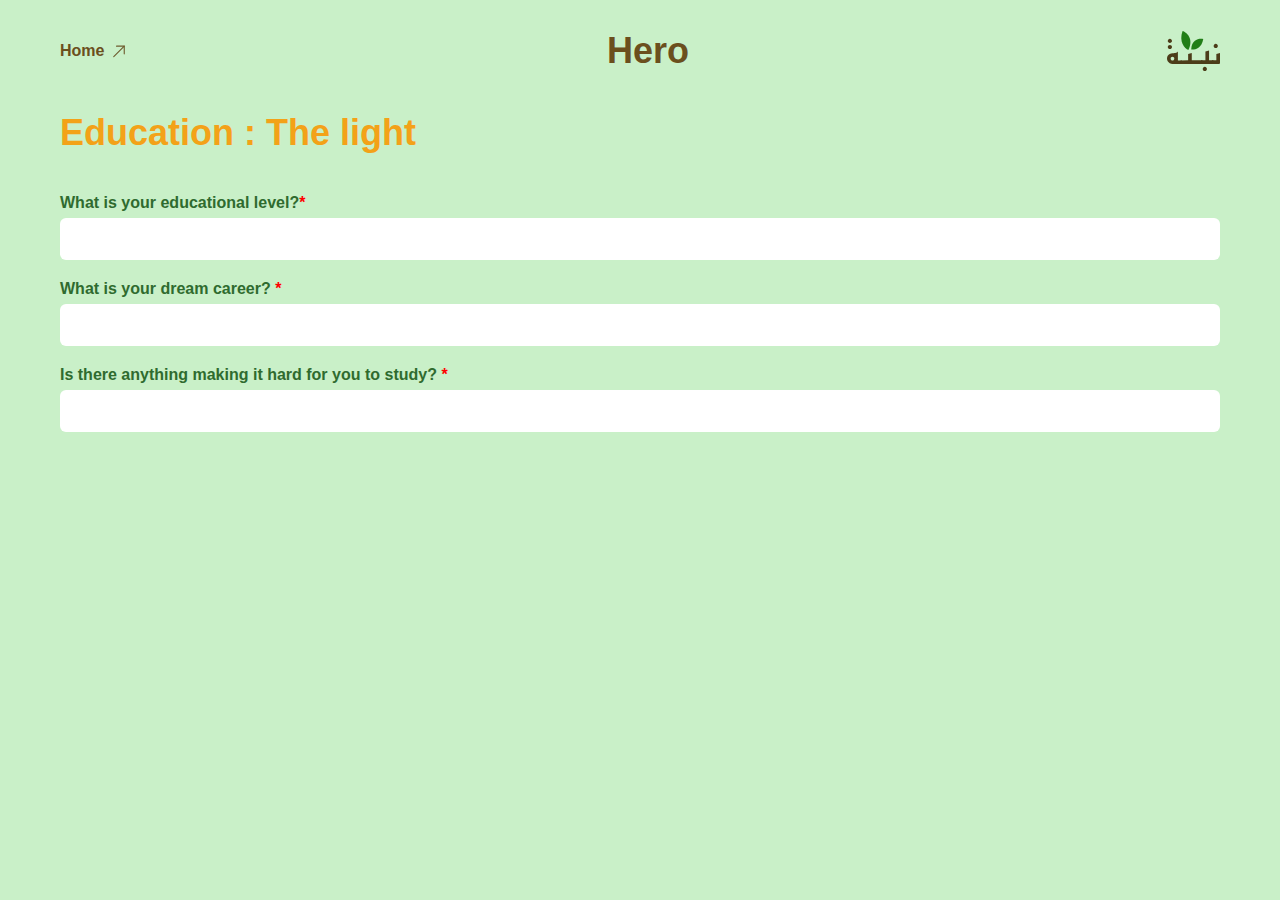
<file: Education.html>
<!DOCTYPE html>
<html lang="en">
<head>
  <meta charset="UTF-8" />
  <title>NABTA Form</title>
  <link rel="stylesheet" href="hero.css" />
</head>
<body>

  <!-- MAIN CONTAINER (COLUMN) -->
  <div class="page">

    <!-- 1️⃣ HEADER SECTION (ROW) -->
    <div class="header">
      <div class="home">
        <span>Home</span>
        <img src="images\arrow-up-right.svg" alt="arrow" />
      </div>

      <h1 class="hero-title">Hero</h1>

      <img src="images\Vector.svg" alt="Nabta logo" class="logo" />
    </div>
        <div class="title-Education"><p >Education : The light</p></div>
     

    <!-- 2️⃣ FORM SECTION (COLUMN) -->
    <div class="form-section">

      <div class="form-group">
        <label>What is your educational level?<span>*</span></label>
        <input type="text" />
      </div>

    
      <div class="form-group">
        <label>What is your dream career? <span>*</span></label>
        <input type="text" />
      </div>

      <div class="form-group">
        <label>Is there anything making it hard for you to study? <span>*</span></label>
        <input type="text" />
      </div>
</file>
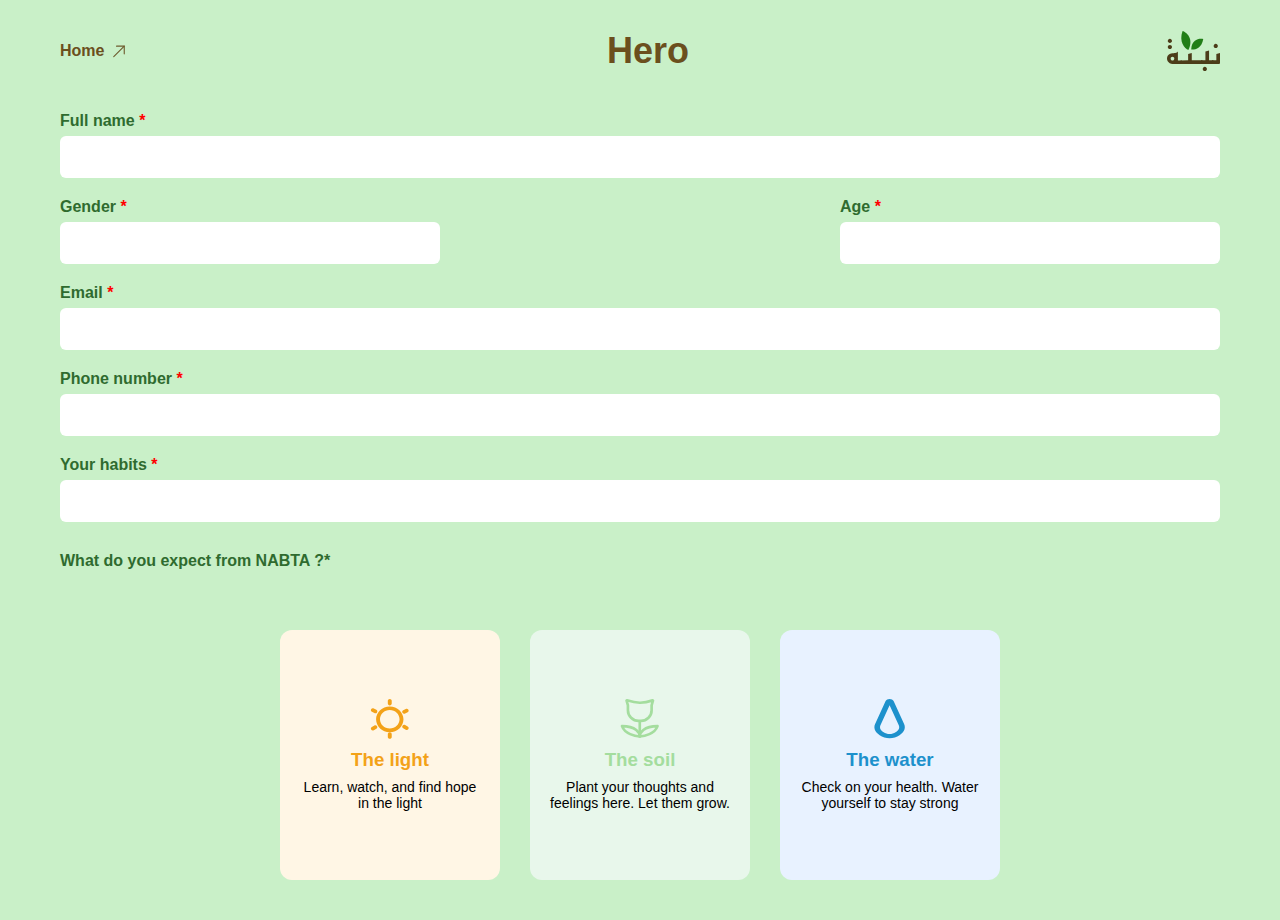
<file: hero.html>
<!DOCTYPE html>
<html lang="en">
<head>
  <meta charset="UTF-8" />
  <title>NABTA Form</title>
  <link rel="stylesheet" href="hero.css" />
</head>
<body>

  <!-- MAIN CONTAINER (COLUMN) -->
  <div class="page">

    <!-- 1️⃣ HEADER SECTION (ROW) -->
    <div class="header">
      <div class="home">
        <span>Home</span>
        <img src="images\arrow-up-right.svg" alt="arrow" />
      </div>

      <h1 class="hero-title">Hero</h1>

      <img src="images\Vector.svg" alt="Nabta logo" class="logo" />
    </div>

    <!-- 2️⃣ FORM SECTION (COLUMN) -->
    <div class="form-section">

      <div class="form-group">
        <label>Full name <span>*</span></label>
        <input type="text" />
      </div>

      <div class="row">
        <div class="form-group small">
          <label>Gender <span>*</span></label>
          <input type="text" />
        </div>

        <div class="form-group small">
          <label>Age <span>*</span></label>
          <input type="number" />
        </div>
      </div>

      <div class="form-group">
        <label>Email <span>*</span></label>
        <input type="email" />
      </div>

      <div class="form-group">
        <label>Phone number <span>*</span></label>
        <input type="tel" />
      </div>

      <div class="form-group">
        <label>Your habits <span>*</span></label>
        <input type="text" />
      </div>

      <p class="expect">What do you expect from NABTA ?*</p>
    </div>

    <!-- 3️⃣ CARDS SECTION (ROW, CENTERED) -->
    <div class="cards">

      <div class="card light">
        <img src="images\sun-icon.svg" alt="sun" />
        <h3 class="yellow">The light</h3>
        <p>Learn, watch, and find hope in the light</p>
      </div>

      <div class="card soil">
        <img src="images\flower-icon.svg" alt="plant" />
        <h3 class="green">The soil</h3>
        <p>Plant your thoughts and feelings here. Let them grow.</p>
      </div>

      <div class="card water">
        <img src="images\water-icon.svg" alt="water" />
        <h3 class="blue">The water</h3>
        <p>Check on your health. Water yourself to stay strong</p>
      </div>

    </div>

  </div>

</body>
</html>
</file>
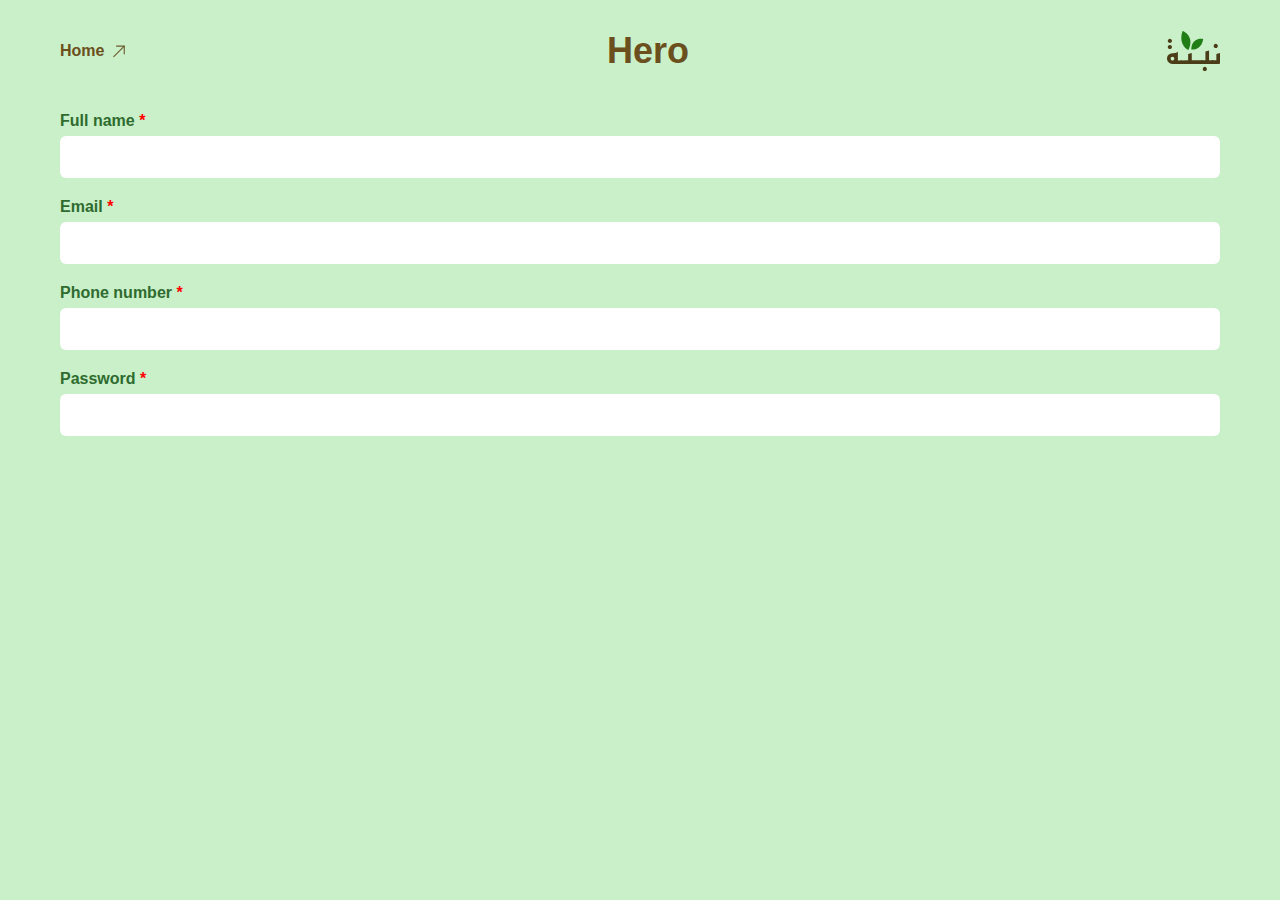
<file: heros-maker.html>
<!DOCTYPE html>
<html lang="en">
<head>
  <meta charset="UTF-8" />
  <title>NABTA Form</title>
  <link rel="stylesheet" href="hero.css" />
</head>
<body>

  <!-- MAIN CONTAINER (COLUMN) -->
  <div class="page">

    <!-- 1️⃣ HEADER SECTION (ROW) -->
    <div class="header">
      <div class="home">
        <span>Home</span>
        <img src="images\arrow-up-right.svg" alt="arrow" />
      </div>

      <h1 class="hero-title">Hero</h1>

      <img src="images\Vector.svg" alt="Nabta logo" class="logo" />
    </div>

    <!-- 2️⃣ FORM SECTION (COLUMN) -->
    <div class="form-section">

      <div class="form-group">
        <label>Full name <span>*</span></label>
        <input type="text" />
      </div>

      
      <div class="form-group">
        <label>Email <span>*</span></label>
        <input type="email" />
      </div>

      <div class="form-group">
        <label>Phone number <span>*</span></label>
        <input type="tel" />
      </div>

      <div class="form-group">
        <label>Password <span>*</span></label>
        <input type="password"/>
      </div>
    </div>
 </body>   
 </html>
</file>
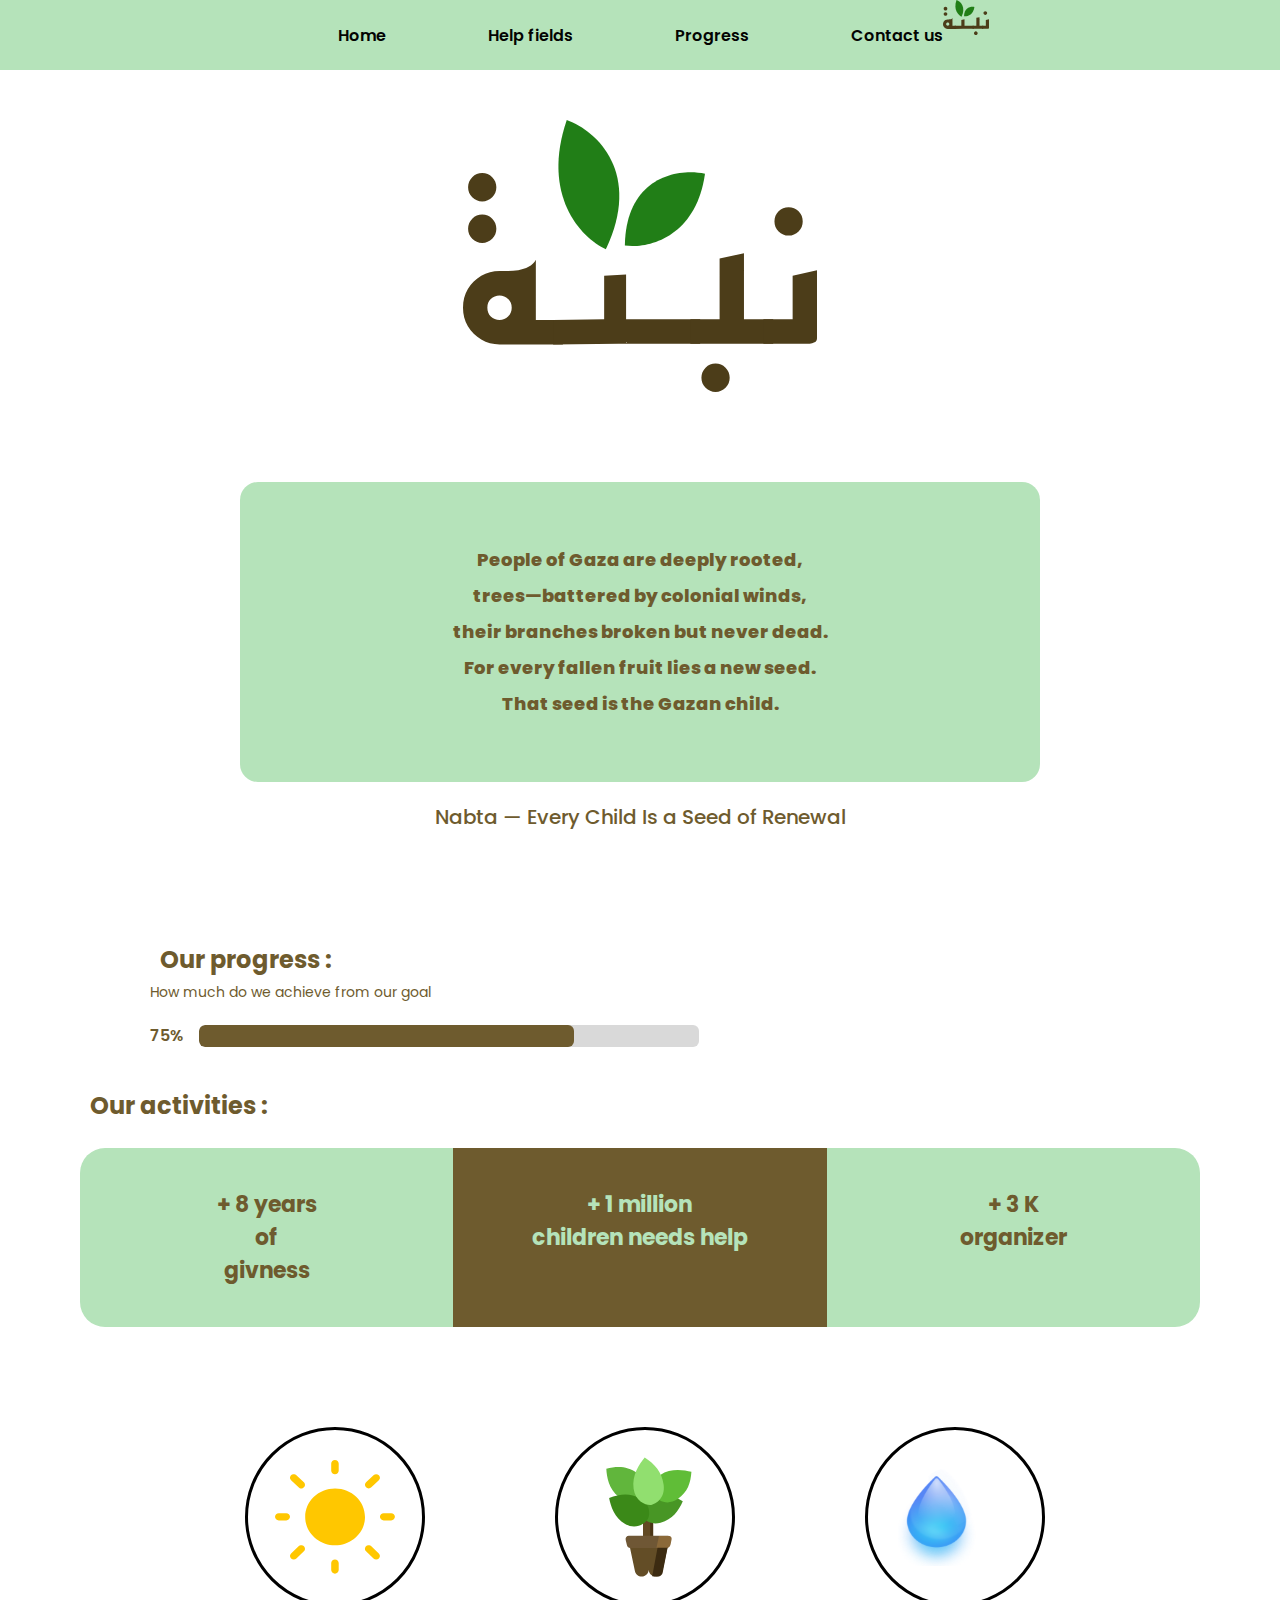
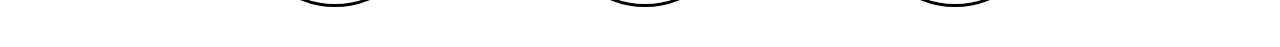
<file: index1.html>
<!DOCTYPE html>
<html lang="en">
<head>
  <meta charset="UTF-8" />
  <meta name="viewport" content="width=device-width, initial-scale=1.0" />
  <title>Nabta</title>
  <link href="https://fonts.googleapis.com/css2?family=Poppins:wght@300;400;500;600&display=swap" rel="stylesheet">

  <link rel="stylesheet" href="style1.css">
</head>
<body>

  <section  id="home-page">

    
    <div class="nav-title">
       <div class="menu-items">
        <h1 class="nav-links">Home</h1>
        <h1 class="nav-links">Help fields</h1>
        <h1 class="nav-links">Progress</h1>
        <h1 class="nav-links">Contact us</h1>
        </div>
        <div class="logo-n"><img src="images/Vector.svg" alt="logo">
      </div>
       </div>
    <div class="logo-section">

             <img src="images/Vector-big.svg" alt="logo">
   
    </div>
   
   
    <div class="content">
      <div class="text-box">
        <p>
          People of Gaza are deeply rooted,<br>
          trees—battered by colonial winds,<br>
          their branches broken but never dead.<br>
          For every fallen fruit lies a new seed.<br>
          That seed is the Gazan child.
        </p>
      </div>

      <h3 class="footer-title">
        Nabta — Every Child Is a Seed of Renewal
      </h3>
    </div>

  </section>

  <section class="progress-section">

  </section>
  <section id="progress">

    <div class="progress-container">
        <h2 style="margin-left: 80px;">Our progress :</h2>
        <p  style="margin-left: 70px;" class="subtitle">How much do we achieve from our goal</p>

        <div class="progress-bar-wrapper">
            <span  style="margin-left: 70px;" class="percentage">75%</span>
            <div class="progress-bar">
                <div class="progress-fill"></div>
            </div>
        </div>
    </div>

   
    <div class="activities-container">
        <h2 style="margin-left: 10px;">Our activities :</h2>

        <div class="activities-cards">

            <div class="activity-card green">
                
                
                <p><strong>+ 8 years<br>of<br> givness</strong></p>
            </div>

            <div class="activity-card brown ">
                
                <p><strong>+ 1 million<br>children needs help</strong></p>
            </div>

            <div class="activity-card green">
                
                <p><strong>+ 3 K<br>organizer</strong></p>
            </div>

        </div>
    </div>

</section>

<section id="symbols">

    
        <div class="symbol">
            <img src="images/sun.svg" alt="Sun">
        </div>

        <div class="symbol">
            <img src="images/icon nebta.svg" alt="Plant">
        </div>

        <div class="symbol" >
            <img src="images/Group 1 (5) 1.svg" alt="Water Drop">
        </div>
    


</section>


</body>
</html>
</file>
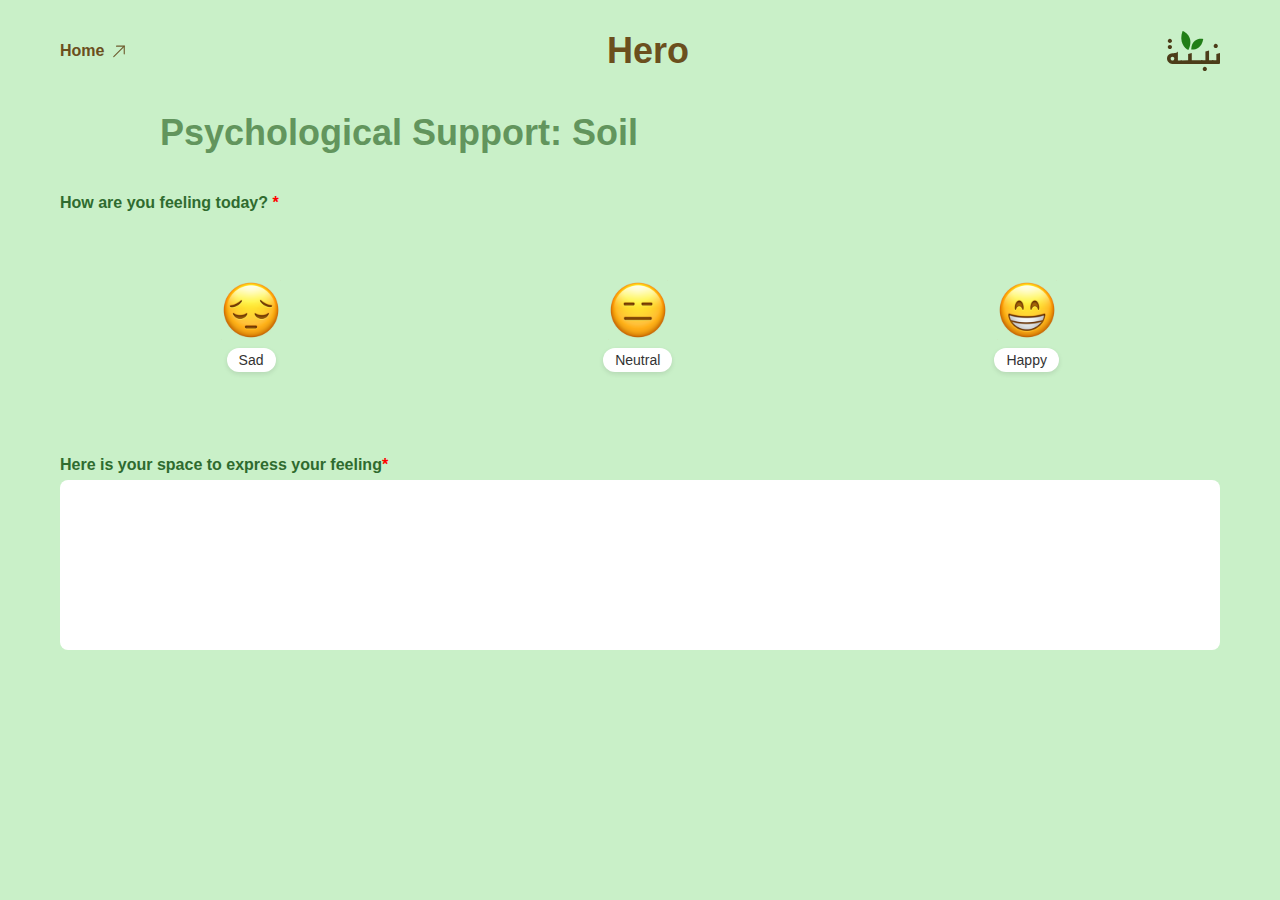
<file: PS.html>
<!DOCTYPE html>
<html lang="en">
<head>
  <meta charset="UTF-8" />
  <title>NABTA Form</title>
  <link rel="stylesheet" href="PH.css" />
</head>
<body>

  <!-- MAIN CONTAINER (COLUMN) -->
  <div class="page">

    <!-- 1️⃣ HEADER SECTION (ROW) -->
    <div class="header">
      <div class="home">
        <span>Home</span>
        <img src="images\arrow-up-right.svg" alt="arrow" />
      </div>

      <h1 class="hero-title">Hero</h1>

      <img src="images\Vector.svg" alt="Nabta logo" class="logo" />
    </div>

    <div class="title-psychological-support"><p>Psychological Support: Soil</p></div>
    <!-- 2️⃣ FORM SECTION (COLUMN) -->
    <div class="form-section"> 

      <div class="form-group">
        <label>How are you feeling today? <span>*</span></label>
        <br><br>
         <!-- Emoji options using SVGs -->
        <div class="emoji-options">

  <label class="emoji-option">
    <input type="radio" name="mood" value="sad">
    <img src="images/Disappointed face.svg" alt="Sad" class="emoji">
    <div class="emoji-label-box">
      <span class="emoji-label">Sad</span>
    </div>
  </label>

  <label class="emoji-option">
    <input type="radio" name="mood" value="neutral">
    <img src="images/Expressionless Face.svg" alt="Neutral" class="emoji">
    <div class="emoji-label-box">
      <span class="emoji-label">Neutral</span>
    </div>
  </label>

  <label class="emoji-option">
    <input type="radio" name="mood" value="happy">
    <img src="images/SmileyEmojis.svg" alt="Happy" class="emoji">
    <div class="emoji-label-box">
      <span class="emoji-label">Happy</span>
    </div>
  </label>

</div>
<br><br><br><br>


    
      <div class="form-group">
        <label>Here is your space to express your feeling<span>*</span></label>
        <input type="text" class="field"/>
     </div>
    </div>
    </body>
</html>
</file>
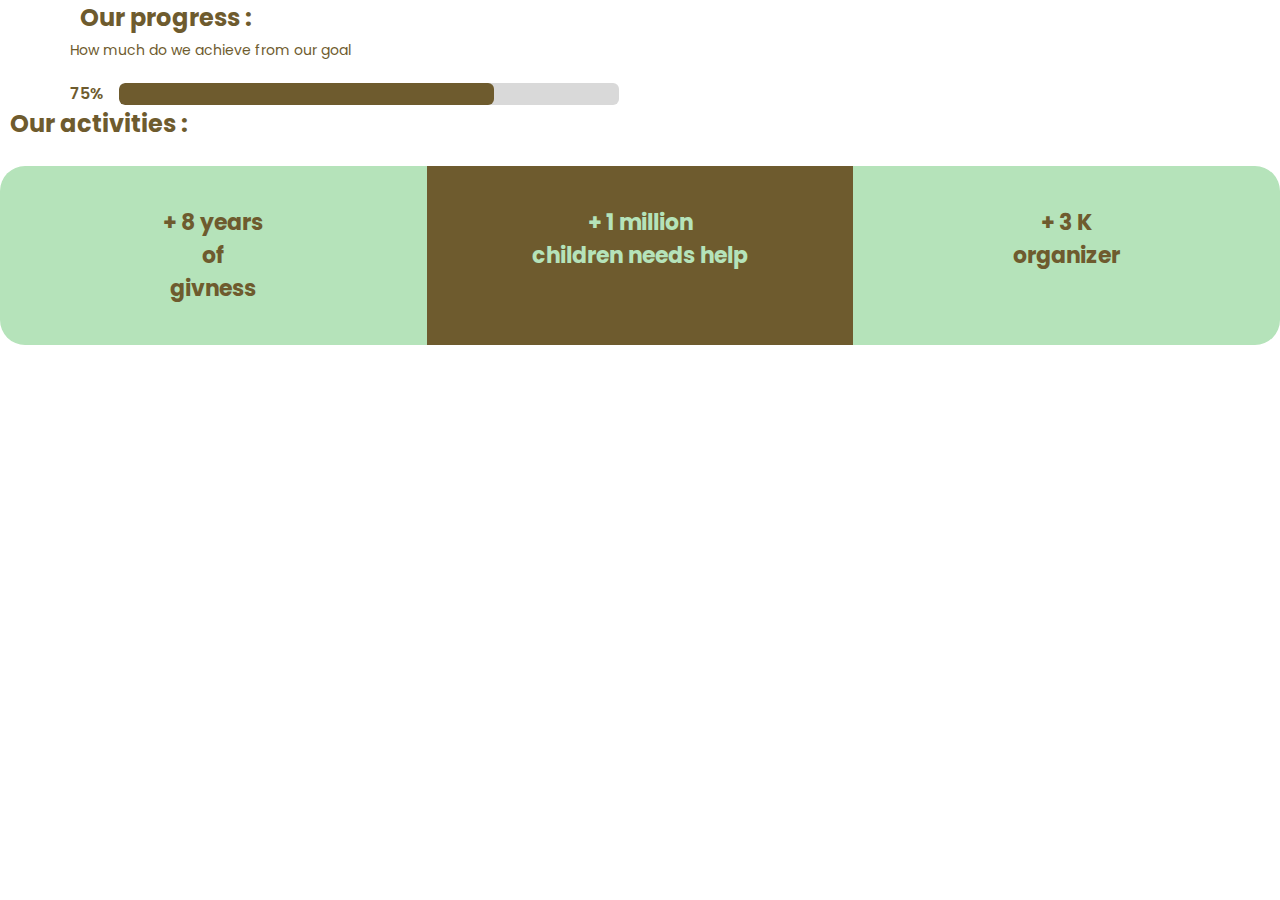
<file: try.html>
<!DOCTYPE html>
<html lang="en">
<head>
    <meta charset="UTF-8">
    <title>Progress Section</title>
    <link rel="stylesheet" href="style1.css">
    <link href="https://fonts.googleapis.com/css2?family=Poppins:wght@400;600;700&display=swap" rel="stylesheet">
</head>
<body>

<section class="progress">

    <div class="progress-container">
        <h2 style="margin-left: 80px;">Our progress :</h2>
        <p  style="margin-left: 70px;" class="subtitle">How much do we achieve from our goal</p>

        <div class="progress-bar-wrapper">
            <span  style="margin-left: 70px;" class="percentage">75%</span>
            <div class="progress-bar">
                <div class="progress-fill"></div>
            </div>
        </div>
    </div>

   
    <div class="activities-container">
        <h2 style="margin-left: 10px;">Our activities :</h2>

        <div class="activities-cards">

            <div class="activity-card green">
                
                
                <p><strong>+ 8 years<br>of<br> givness</strong></p>
            </div>

            <div class="activity-card brown ">
                
                <p><strong>+ 1 million<br>children needs help</strong></p>
            </div>

            <div class="activity-card green">
                
                <p><strong>+ 3 K<br>organizer</strong></p>
            </div>

        </div>
    </div>

</section>

</body>
</html>
</file>
<file: style1.css>
* {
  margin: auto;
  padding: auto;
  box-sizing: border-box;
  font-family: "Poppins", sans-serif;
}


#home-page {
  width: 100%;
  background-color: #ffffff;
  display: flex;
  flex-direction: column;
  justify-content: space-between;
}

.nav {
  background-color: #B5E3BA;
  display: flex;
  justify-content: center;

  align-items: center;
  padding: 12px 24px;
}



.nav-title {
  width: 100%;
  height:70px;
  background-color: #B5E3BA;
  display: flex;
  justify-content: center;
  align-items: center;
  padding-left: 70px;
  


  display: flex;

}
.menu-items {
  width:50%;
  display: flex;
  align-items: center;
  justify-content: space-between;
  
  
}

.nav-links {
  font-size: 16px;
  font-weight: 600;
  color: #030402;
  cursor: pointer;
  margin-right: 32px;
  text-decoration: none;

}

.logo-n{
  height:91px;
  width: 70px;
  margin-top:20px;
 
  margin-right: 0px;
}
.nav-title h1 {
  margin: 0;
  white-space: nowrap;
}


.nav-title h1:not(:last-of-type) {
  margin-right: 32px;
}





.logo-section {
  flex: 1;
  display: flex;
  justify-content: center;
  align-items: center;
  margin:50px;
}

.content {
  padding: 40px 20px 50px;
  display: flex;
  flex-direction: column;
  align-items: center;
}

.text-box {
  background-color:#B5E3BA;
  border-radius: 18px;
  text-align: center;
  align-items: center;

  width:800px;
  height:300px;
}

.text-box p {
  margin-top:60px;
  font-size: 18px;
  line-height: 2;
  color: #6E5B2E;
  font-weight: 800;
}

.footer-title {
  margin-top: 20px;
  font-size: 20px;
  font-weight: 500;
  color: #6E5B2E;
}





















* {
    margin: 0;
    padding: 0;
    box-sizing: border-box;
    font-family: 'Poppins', sans-serif;
}

body {
    background-color: #ffffff;
}


#progress {
    display: flex;
    flex-direction: column;
    gap: 40px;
    padding: 60px 80px;
}


h2 {
    color: #6E5B2E;
    font-weight: 700;
    margin-bottom: 5px;
}

.subtitle {
    color: #6E5B2E;
    font-size: 14px;
}


.progress-bar-wrapper {
    display: flex;
    align-items: center;
    gap: 15px;
    margin-top: 20px;
}

.percentage {
    font-weight: 600;
    color: #6E5B2E;
}

.progress-bar {
    width: 500px;
    height: 22px;
    background-color: #D9D9D9;
    border-radius: 6px;
    overflow: hidden;
}

.progress-fill {
    width: 75%;
    height: 100%;
    background-color: #6E5B2E;
    border-radius: 6px;
}


.activities-container {
    display: flex;
    flex-direction: column;
    gap: 20px;
}

.activities-cards {
    display: flex;
    flex-direction: row;
    width: 100%;
    border-radius: 25px;
    overflow: hidden;
}


.activity-card {
    flex: 1;
    padding: 40px 20px;
    text-align: center;
    font-size: 18px;
    font-weight: 500;
}

.activity-card strong {
    font-size: 22px;
    font-weight: 700;
    align-items: center;
}


.green {
    background-color: #B5E3BA;
    color: #6E5B2E;
}

.brown {
    background-color: #6E5B2E;
    color: #B5E3BA;
}






#symbols{
    display: flex;
    width: 100%;
    padding-left: 10px;
    justify-content: center;
    flex-direction:row;
    gap:50px;
   
   
}

 /* .symbols-row {
    display: flex;
    margin-left:150px;
} */

.symbol {
    width: 180px;
    height: 180px;
    border: 3px solid #000;
    border-radius: 50%;
    display: flex;
    
    justify-content: center;
    align-items: center;
    margin:40px 40px 40px 40px;
}

.symbol1
{
  width: 180px;
    height: 180px;
    border: 3px solid #000;
    border-radius: 50%;
    display: flex;
    
    justify-content: center;
    align-items: center;
    margin:40px 40px 40px 40px;
}

 .symbol img {
    width: 120px;
    height: 120px;
    object-fit: contain;
}
</file>
<file: PH.css>
* {
  margin: 0;
  padding: 0;
  box-sizing: border-box;
  font-family: Arial, sans-serif;
}

/* BACKGROUND */
body {
  background-color: #c9f0c8;
}

/* MAIN COLUMN */
.page {
  min-height: 100vh;
  padding: 30px 60px;
  display: flex;
  flex-direction: column;
  gap: 40px;
}

/* HEADER ROW */
.header {
  display: flex;
  align-items: center;
  justify-content: space-between;
}

.home {
  display: flex;
  align-items: center;
  gap: 6px;
  font-weight: bold;
  color: #6b4f1d;
  
}

.home img {
  width: 18px;
}

.hero-title {
  font-size: 36px;
  color: #6b4f1d;
}

.logo {
  height: 40px;
}

/* FORM SECTION */


.form-section {
  display: flex;
  flex-direction: column;
  gap: 20px;
}

.form-group {
  display: flex;
  flex-direction: column;
  gap: 6px;
}

.form-group label {
  color: #2f6b2f;
  font-weight: 600;
}

.form-group > label span {
  color: red;
}

input {
  height: 42px;
  border-radius: 6px;
  border: none;
  padding: 0 12px;
  font-size: 14px;
}

/* ROW FOR GENDER + AGE */
.row {
  display: flex;
  gap: 400px;
}

.small {
  flex: 1;
  width: 30px;
}

.expect {
  margin-top: 10px;
  font-weight: 600;
  color: #2f6b2f;
}
.title-physical-health {
    font-size: 36px;
    color: #1D91CC;
    font-weight: bold;
    margin-left:100px;
}
.field {
    background-color: white;
    padding: 14px 16px;
    border-radius: 8px;
    height: 170px;
}

.header {
  display: flex;
  align-items: center;
  justify-content: space-between;
}

/* CHECKBOX FIELD */
.checkbox-group {
  display: flex;
  flex-direction: column;
  gap: 10px;
  margin-top: 6px;
}

/* ONE CHECKBOX + TEXT */
.checkbox-option {
  display: flex;
  align-items: center;
  gap: 10px;          /* space between square and text */
  font-weight: normal;
  cursor: pointer;
}

/* Fix checkbox size (optional but clean) */
.checkbox-option input[type="checkbox"] {
  width: 16px;
  height: 16px;
}

.checkbox-option span {
  color: #333;        /* normal text color */
  font-weight: normal;
}

.checkbox-group {
  background-color: white;
  padding: 14px 16px;
  border-radius: 8px;
}

.title-psychological-support {
    font-size: 36px;
    color: #62955D;
    font-weight: bold;
    margin-left: 100px;
}









/* EMOJI OPTIONS ROW */
.emoji-options {
  display: flex;
  justify-content: space-around; /* put emojis in a row */
  margin-top: 20px;
}

/* EACH EMOJI OPTION */
.emoji-option {
  display: flex;
  flex-direction: column;
  align-items: center;
  cursor: pointer;
}

/* HIDE RADIO BUTTONS */
.emoji-option input[type="radio"] {
  display: none;
}

/* EMOJI IMAGE */
.emoji {
  width: 60px;
  height: 60px;
  margin-bottom: 8px;
  transition: transform 0.2s;
}

/* LABEL BOX BELOW EMOJI */
.emoji-label-box {
  background-color: white;
  padding: 4px 12px;
  border-radius: 20px;
  box-shadow: 0 2px 5px rgba(0,0,0,0.1);
}

/* LABEL TEXT */
.emoji-label {
  font-size: 14px;
  color: #333;
  font-weight: 500;
  text-align: center;
  display: block;
}

/* ENLARGE EMOJI WHEN SELECTED */
.emoji-option input[type="radio"]:checked + .emoji {
  transform: scale(1.3);
}
</file>
<file: hero.css>
/* RESET */
* {
  margin: 0;
  padding: 0;
  box-sizing: border-box;
  font-family: Arial, sans-serif;
}

/* BACKGROUND */
body {
  background-color: #c9f0c8;
}

/* MAIN COLUMN */
.page {
  min-height: 100vh;
  padding: 30px 60px;
  display: flex;
  flex-direction: column;
  gap: 40px;
}

/* HEADER ROW */
.header {
  display: flex;
  align-items: center;
  justify-content: space-between;
}

.home {
  display: flex;
  align-items: center;
  gap: 6px;
  font-weight: bold;
  color: #6b4f1d;
  
}

.home img {
  width: 18px;
}

.hero-title {
  font-size: 36px;
  color: #6b4f1d;
}

.logo {
  height: 40px;
}

/* FORM SECTION */
.form-section {
  display: flex;
  flex-direction: column;
  gap: 20px;
}

.form-group {
  display: flex;
  flex-direction: column;
  gap: 6px;
}

.form-group label {
  color: #2f6b2f;
  font-weight: 600;
}

.form-group span {
  color: red;
}

input {
  height: 42px;
  border-radius: 6px;
  border: none;
  padding: 0 12px;
  font-size: 14px;
}

/* ROW FOR GENDER + AGE */
.row {
  display: flex;
  gap: 400px;
}

.small {
  flex: 1;
  width: 30px;
}

.expect {
  margin-top: 10px;
  font-weight: 600;
  color: #2f6b2f;
}

/* CARDS SECTION */
.cards {
  display: flex;
  justify-content: center;
  gap: 30px;
  margin: 20px;
  margin-bottom: 10px;
}

.card {
  width: 220px;
  padding: 20px;
  border-radius: 12px;
  text-align: center;
  height: 250px;
  display: flex;
  flex-direction: column;
  justify-content: center;

}

.card img {
  height: 40px;
  margin-bottom: 10px;
}

.card h3 {
  margin-bottom: 8px;
}

.card p {
  font-size: 14px;
}

/* CARD COLORS */
.light {
  background-color: #fff6e5;
  
}

.soil {
  background-color: #e8f7eb;
}

.water {
  background-color: #e8f2ff;
}

.yellow {
    color: #F3A218
}

.green {
    color: #A4DD9E
}

.blue {
    color: #1D91CC
}

.title-Education {
    font-size: 36px;
    color: #F3A218;
    font-weight: bold;
    margin-left: 100;
}
</file>
